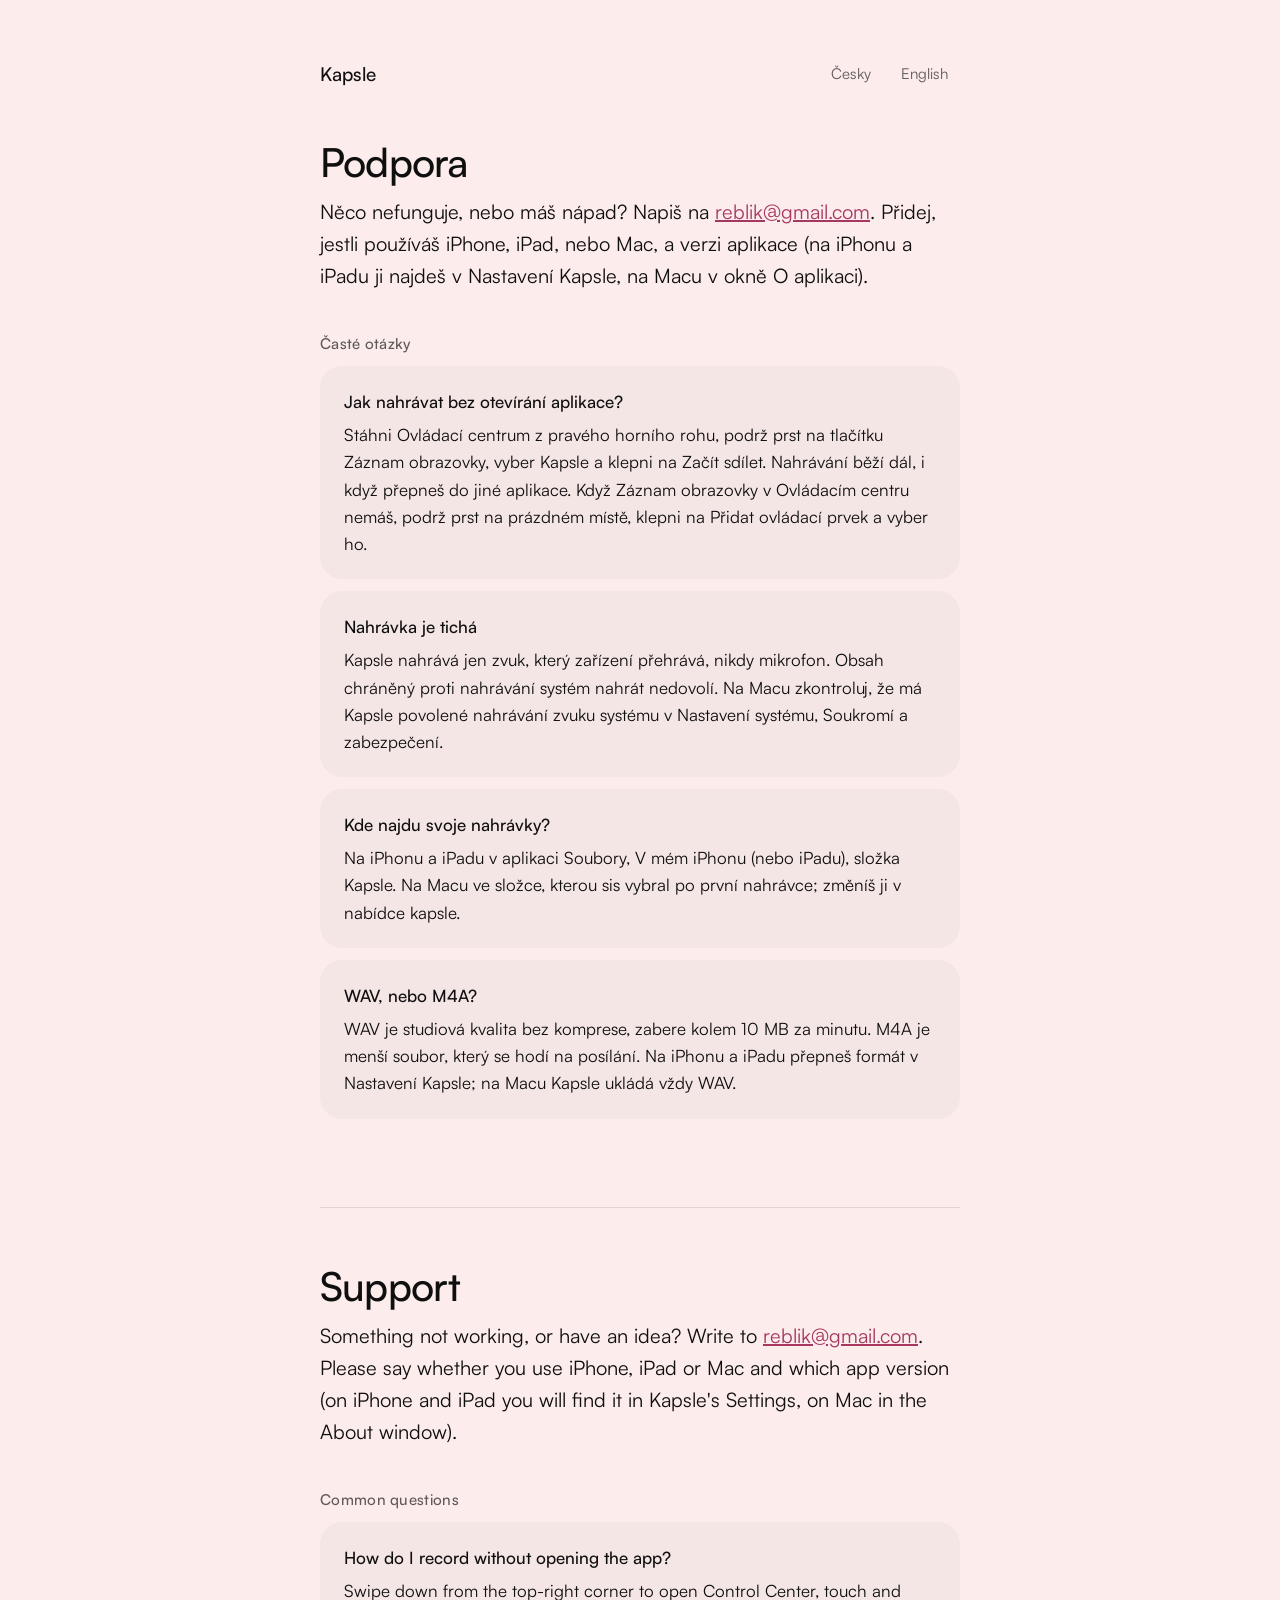
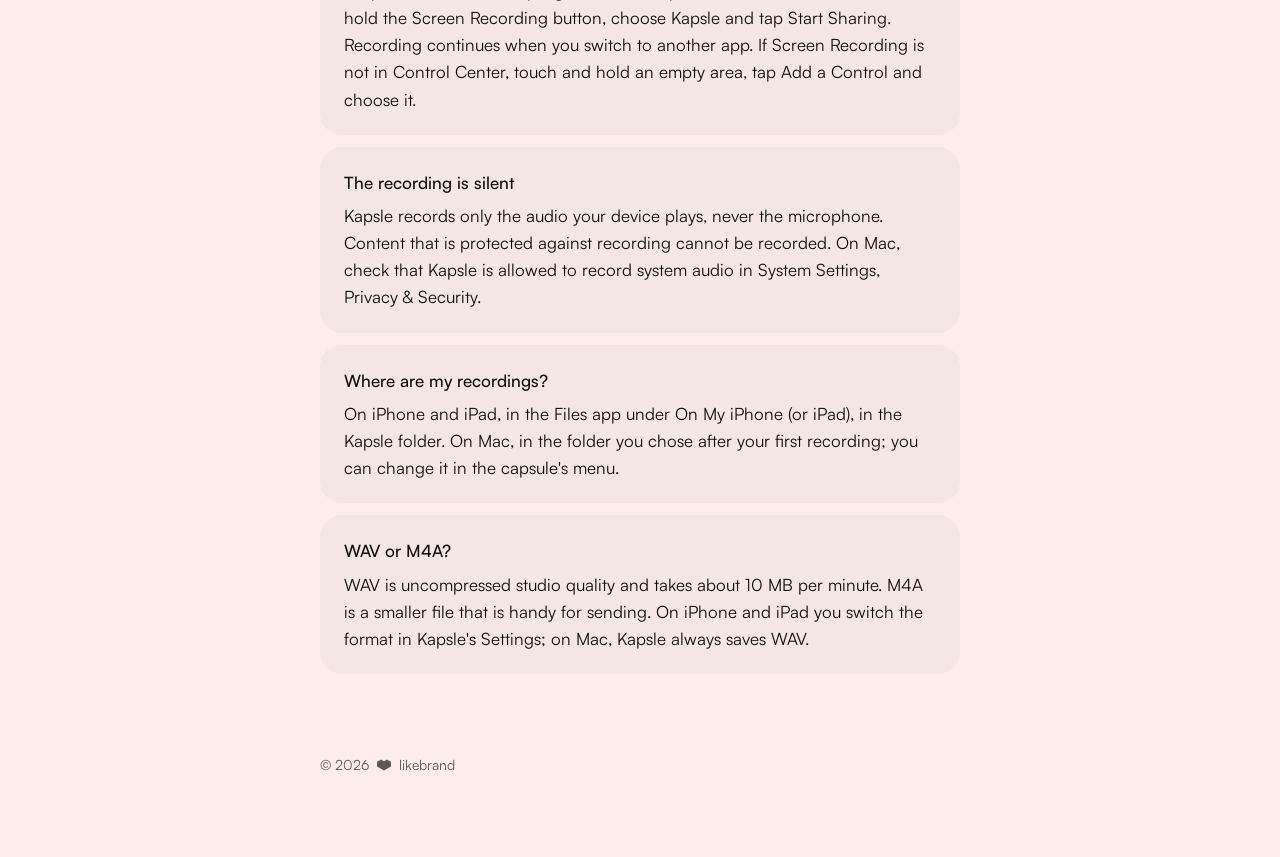
<file: podpora/index.html>
<!doctype html>
<html lang="cs">
<head>
<meta charset="utf-8">
<meta name="viewport" content="width=device-width, initial-scale=1">
<title>Kapsle — Podpora</title>
<meta name="description" content="Podpora aplikace Kapsle. Kapsle support.">
<link rel="stylesheet" href="../styl.css">
</head>
<body>
<div class="stranka">
  <header class="hlavicka">
    <a class="znacka" href="./">Kapsle</a>
    <nav class="jazyky"><a href="#cs" lang="cs">Česky</a><a href="#en" lang="en">English</a></nav>
  </header>

  <section class="jazyk" id="cs" lang="cs">
    <h1>Podpora</h1>
    <p class="uvod">Něco nefunguje, nebo máš nápad? Napiš na <a href="mailto:reblik@gmail.com">reblik@gmail.com</a>. Přidej, jestli používáš iPhone, iPad, nebo Mac, a verzi aplikace (na iPhonu a iPadu ji najdeš v Nastavení Kapsle, na Macu v okně O aplikaci).</p>

    <h2>Časté otázky</h2>
    <div class="karta">
      <h3>Jak nahrávat bez otevírání aplikace?</h3>
      <p>Stáhni Ovládací centrum z pravého horního rohu, podrž prst na tlačítku Záznam obrazovky, vyber Kapsle a klepni na Začít sdílet. Nahrávání běží dál, i když přepneš do jiné aplikace. Když Záznam obrazovky v Ovládacím centru nemáš, podrž prst na prázdném místě, klepni na Přidat ovládací prvek a vyber ho.</p>
    </div>
    <div class="karta">
      <h3>Nahrávka je tichá</h3>
      <p>Kapsle nahrává jen zvuk, který zařízení přehrává, nikdy mikrofon. Obsah chráněný proti nahrávání systém nahrát nedovolí. Na Macu zkontroluj, že má Kapsle povolené nahrávání zvuku systému v Nastavení systému, Soukromí a zabezpečení.</p>
    </div>
    <div class="karta">
      <h3>Kde najdu svoje nahrávky?</h3>
      <p>Na iPhonu a iPadu v aplikaci Soubory, V mém iPhonu (nebo iPadu), složka Kapsle. Na Macu ve složce, kterou sis vybral po první nahrávce; změníš ji v nabídce kapsle.</p>
    </div>
    <div class="karta">
      <h3>WAV, nebo M4A?</h3>
      <p>WAV je studiová kvalita bez komprese, zabere kolem 10 MB za minutu. M4A je menší soubor, který se hodí na posílání. Na iPhonu a iPadu přepneš formát v Nastavení Kapsle; na Macu Kapsle ukládá vždy WAV.</p>
    </div>
  </section>

  <section class="jazyk" id="en" lang="en">
    <h1>Support</h1>
    <p class="uvod">Something not working, or have an idea? Write to <a href="mailto:reblik@gmail.com">reblik@gmail.com</a>. Please say whether you use iPhone, iPad or Mac and which app version (on iPhone and iPad you will find it in Kapsle's Settings, on Mac in the About window).</p>

    <h2>Common questions</h2>
    <div class="karta">
      <h3>How do I record without opening the app?</h3>
      <p>Swipe down from the top-right corner to open Control Center, touch and hold the Screen Recording button, choose Kapsle and tap Start Sharing. Recording continues when you switch to another app. If Screen Recording is not in Control Center, touch and hold an empty area, tap Add a Control and choose it.</p>
    </div>
    <div class="karta">
      <h3>The recording is silent</h3>
      <p>Kapsle records only the audio your device plays, never the microphone. Content that is protected against recording cannot be recorded. On Mac, check that Kapsle is allowed to record system audio in System Settings, Privacy &amp; Security.</p>
    </div>
    <div class="karta">
      <h3>Where are my recordings?</h3>
      <p>On iPhone and iPad, in the Files app under On My iPhone (or iPad), in the Kapsle folder. On Mac, in the folder you chose after your first recording; you can change it in the capsule's menu.</p>
    </div>
    <div class="karta">
      <h3>WAV or M4A?</h3>
      <p>WAV is uncompressed studio quality and takes about 10 MB per minute. M4A is a smaller file that is handy for sending. On iPhone and iPad you switch the format in Kapsle's Settings; on Mac, Kapsle always saves WAV.</p>
    </div>
  </section>

  <footer class="paticka">
    <span>© 2026</span>
    <svg viewBox="10.5 8.5 54 42.5" aria-hidden="true"><polygon fill="currentColor" points="10.5,17.5 26,8.5 37.5,15.2 49,8.5 64.5,17.5 64.5,35.4 37.5,51 10.5,35.4"/></svg>
    <span>likebrand</span>
  </footer>
</div>
</body>
</html>
</file>
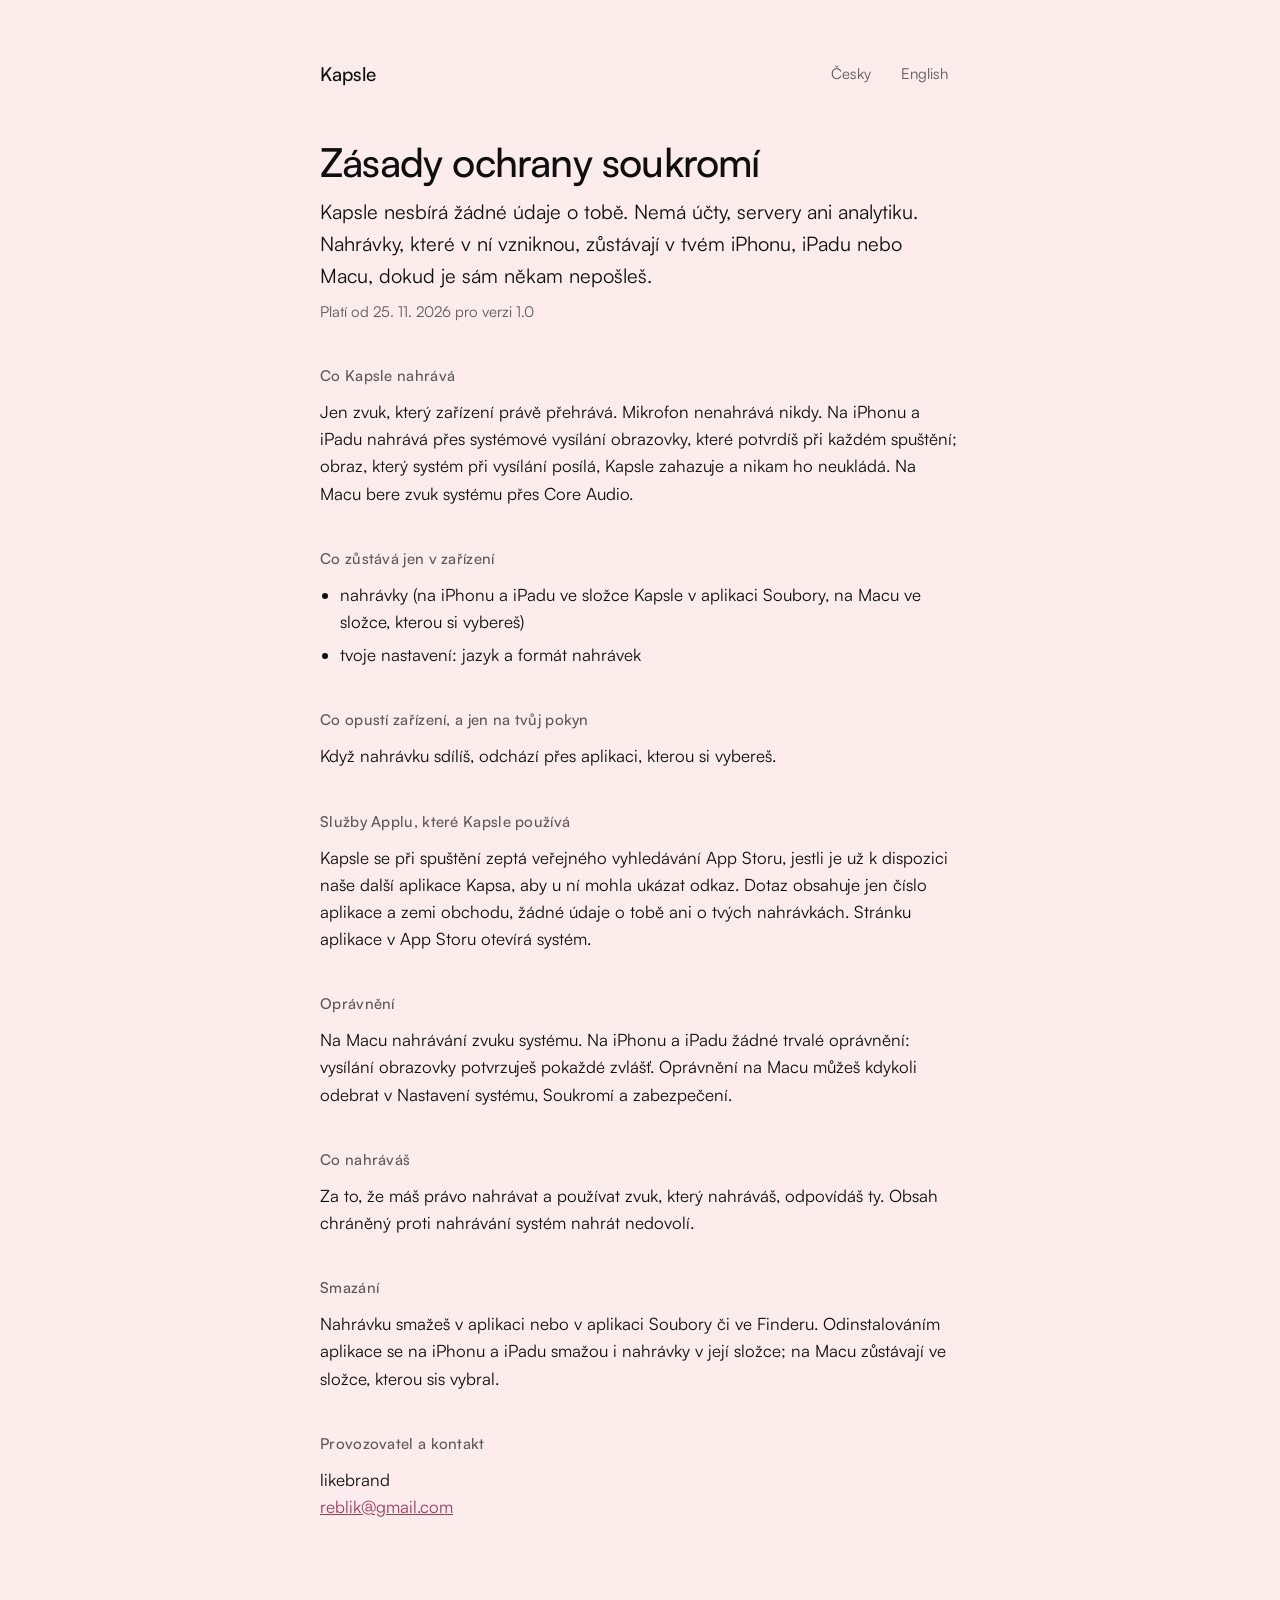
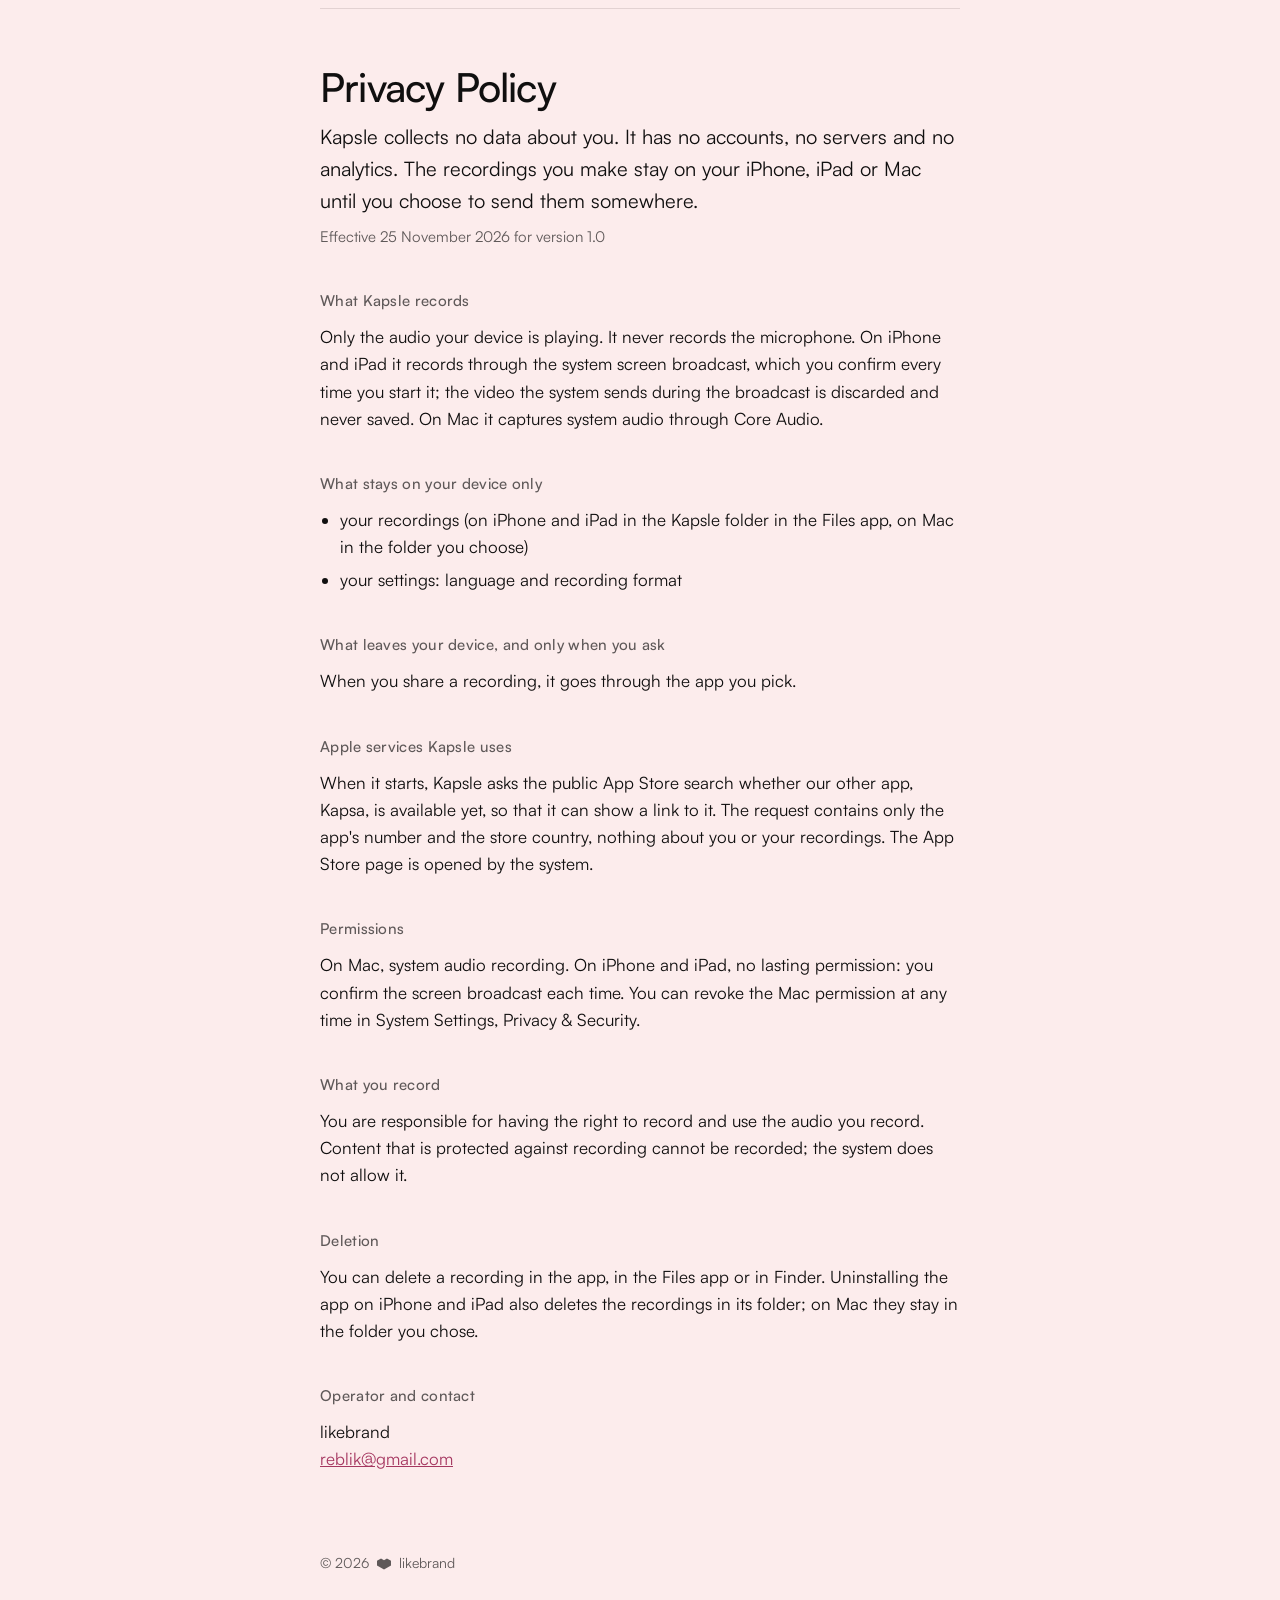
<file: soukromi/index.html>
<!doctype html>
<html lang="cs">
<head>
<meta charset="utf-8">
<meta name="viewport" content="width=device-width, initial-scale=1">
<title>Kapsle — Zásady ochrany soukromí</title>
<meta name="description" content="Kapsle nesbírá žádné údaje o tobě. Kapsle collects no data about you.">
<link rel="stylesheet" href="../styl.css">
</head>
<body>
<div class="stranka">
  <header class="hlavicka">
    <a class="znacka" href="../podpora/">Kapsle</a>
    <nav class="jazyky"><a href="#cs" lang="cs">Česky</a><a href="#en" lang="en">English</a></nav>
  </header>

  <section class="jazyk" id="cs" lang="cs">
    <h1>Zásady ochrany soukromí</h1>
    <p class="uvod">Kapsle nesbírá žádné údaje o tobě. Nemá účty, servery ani analytiku. Nahrávky, které v ní vzniknou, zůstávají v tvém iPhonu, iPadu nebo Macu, dokud je sám někam nepošleš.</p>
    <p class="datum">Platí od 25. 11. 2026 pro verzi 1.0</p>

    <h2>Co Kapsle nahrává</h2>
    <p>Jen zvuk, který zařízení právě přehrává. Mikrofon nenahrává nikdy. Na iPhonu a iPadu nahrává přes systémové vysílání obrazovky, které potvrdíš při každém spuštění; obraz, který systém při vysílání posílá, Kapsle zahazuje a nikam ho neukládá. Na Macu bere zvuk systému přes Core Audio.</p>

    <h2>Co zůstává jen v zařízení</h2>
    <ul>
      <li>nahrávky (na iPhonu a iPadu ve složce Kapsle v aplikaci Soubory, na Macu ve složce, kterou si vybereš)</li>
      <li>tvoje nastavení: jazyk a formát nahrávek</li>
    </ul>

    <h2>Co opustí zařízení, a jen na tvůj pokyn</h2>
    <p>Když nahrávku sdílíš, odchází přes aplikaci, kterou si vybereš.</p>

    <h2>Služby Applu, které Kapsle používá</h2>
    <p>Kapsle se při spuštění zeptá veřejného vyhledávání App Storu, jestli je už k dispozici naše další aplikace Kapsa, aby u ní mohla ukázat odkaz. Dotaz obsahuje jen číslo aplikace a zemi obchodu, žádné údaje o tobě ani o tvých nahrávkách. Stránku aplikace v App Storu otevírá systém.</p>

    <h2>Oprávnění</h2>
    <p>Na Macu nahrávání zvuku systému. Na iPhonu a iPadu žádné trvalé oprávnění: vysílání obrazovky potvrzuješ pokaždé zvlášť. Oprávnění na Macu můžeš kdykoli odebrat v Nastavení systému, Soukromí a zabezpečení.</p>

    <h2>Co nahráváš</h2>
    <p>Za to, že máš právo nahrávat a používat zvuk, který nahráváš, odpovídáš ty. Obsah chráněný proti nahrávání systém nahrát nedovolí.</p>

    <h2>Smazání</h2>
    <p>Nahrávku smažeš v aplikaci nebo v aplikaci Soubory či ve Finderu. Odinstalováním aplikace se na iPhonu a iPadu smažou i nahrávky v její složce; na Macu zůstávají ve složce, kterou sis vybral.</p>

    <h2>Provozovatel a kontakt</h2>
    <p>likebrand<br><a href="mailto:reblik@gmail.com">reblik@gmail.com</a></p>
  </section>

  <section class="jazyk" id="en" lang="en">
    <h1>Privacy Policy</h1>
    <p class="uvod">Kapsle collects no data about you. It has no accounts, no servers and no analytics. The recordings you make stay on your iPhone, iPad or Mac until you choose to send them somewhere.</p>
    <p class="datum">Effective 25 November 2026 for version 1.0</p>

    <h2>What Kapsle records</h2>
    <p>Only the audio your device is playing. It never records the microphone. On iPhone and iPad it records through the system screen broadcast, which you confirm every time you start it; the video the system sends during the broadcast is discarded and never saved. On Mac it captures system audio through Core Audio.</p>

    <h2>What stays on your device only</h2>
    <ul>
      <li>your recordings (on iPhone and iPad in the Kapsle folder in the Files app, on Mac in the folder you choose)</li>
      <li>your settings: language and recording format</li>
    </ul>

    <h2>What leaves your device, and only when you ask</h2>
    <p>When you share a recording, it goes through the app you pick.</p>

    <h2>Apple services Kapsle uses</h2>
    <p>When it starts, Kapsle asks the public App Store search whether our other app, Kapsa, is available yet, so that it can show a link to it. The request contains only the app's number and the store country, nothing about you or your recordings. The App Store page is opened by the system.</p>

    <h2>Permissions</h2>
    <p>On Mac, system audio recording. On iPhone and iPad, no lasting permission: you confirm the screen broadcast each time. You can revoke the Mac permission at any time in System Settings, Privacy &amp; Security.</p>

    <h2>What you record</h2>
    <p>You are responsible for having the right to record and use the audio you record. Content that is protected against recording cannot be recorded; the system does not allow it.</p>

    <h2>Deletion</h2>
    <p>You can delete a recording in the app, in the Files app or in Finder. Uninstalling the app on iPhone and iPad also deletes the recordings in its folder; on Mac they stay in the folder you chose.</p>

    <h2>Operator and contact</h2>
    <p>likebrand<br><a href="mailto:reblik@gmail.com">reblik@gmail.com</a></p>
  </section>

  <footer class="paticka">
    <span>© 2026</span>
    <svg viewBox="10.5 8.5 54 42.5" aria-hidden="true"><polygon fill="currentColor" points="10.5,17.5 26,8.5 37.5,15.2 49,8.5 64.5,17.5 64.5,35.4 37.5,51 10.5,35.4"/></svg>
    <span>likebrand</span>
  </footer>
</div>
</body>
</html>
</file>
<file: styl.css>
/* Kapsle — veřejné stránky (převzato z Kapsy) (zásady soukromí, podpora). Barvy a písmo jako v aplikaci. */
@font-face { font-family: "Satoshi"; src: url("Satoshi-Regular.otf") format("opentype"); font-weight: 400; font-display: swap; }
@font-face { font-family: "Satoshi"; src: url("Satoshi-Medium.otf") format("opentype"); font-weight: 500; font-display: swap; }

:root {
  --papir: #FCECEC;
  --panel: #F5E6E6;
  --ink: #100F0F;
  --tlumena: #5F5959;
  --linka: #E2D2D2;
  --akcent: #A53760;
  color-scheme: light dark;
}
@media (prefers-color-scheme: dark) {
  :root {
    --papir: #030304;
    --panel: #191616;
    --ink: #FCECEC;
    --tlumena: #BEB2B2;
    --linka: #2A2727;
    --akcent: #99B5FF;
  }
}

* { box-sizing: border-box; }
html { -webkit-text-size-adjust: 100%; }
body {
  margin: 0;
  background: var(--papir);
  color: var(--ink);
  font: 400 17px/1.6 "Satoshi", -apple-system, system-ui, sans-serif;
}
.stranka { max-width: 680px; margin: 0 auto; padding: 56px 20px 80px; }

.hlavicka { display: flex; align-items: center; justify-content: space-between; gap: 16px; margin-bottom: 48px; }
.znacka { display: flex; align-items: center; gap: 10px; color: var(--ink); text-decoration: none; font-weight: 500; font-size: 19px; }
.znacka svg { width: 28px; height: 28px; }
.jazyky { display: flex; gap: 6px; font-size: 15px; }
.jazyky a { color: var(--tlumena); text-decoration: none; padding: 6px 12px; border-radius: 999px; }
.jazyky a:hover { background: var(--panel); color: var(--ink); }

h1 { font-weight: 500; font-size: 40px; line-height: 1.1; letter-spacing: -0.02em; margin: 0 0 12px; }
.uvod { font-size: 20px; color: var(--ink); margin: 0 0 8px; }
.datum { color: var(--tlumena); font-size: 15px; margin: 0 0 40px; }
h2 { font-weight: 500; font-size: 15px; letter-spacing: 0.02em; color: var(--tlumena); margin: 40px 0 10px; }
p { margin: 0 0 12px; }
ul { margin: 0 0 12px; padding-left: 20px; }
li { margin: 0 0 6px; }
a { color: var(--akcent); }

.karta { background: var(--panel); border-radius: 22px; padding: 22px 24px; margin: 0 0 12px; }
.karta h3 { font-weight: 500; font-size: 17px; margin: 0 0 6px; }
.karta p:last-child { margin: 0; }

.jazyk + .jazyk { margin-top: 88px; padding-top: 56px; border-top: 1px solid var(--linka); }
.paticka { margin-top: 80px; color: var(--tlumena); font-size: 14px; display: flex; align-items: center; gap: 8px; }
.paticka svg { width: 14px; height: 12px; }

@media (max-width: 520px) {
  .stranka { padding-top: 32px; }
  h1 { font-size: 32px; }
  .uvod { font-size: 18px; }
}
</file>
